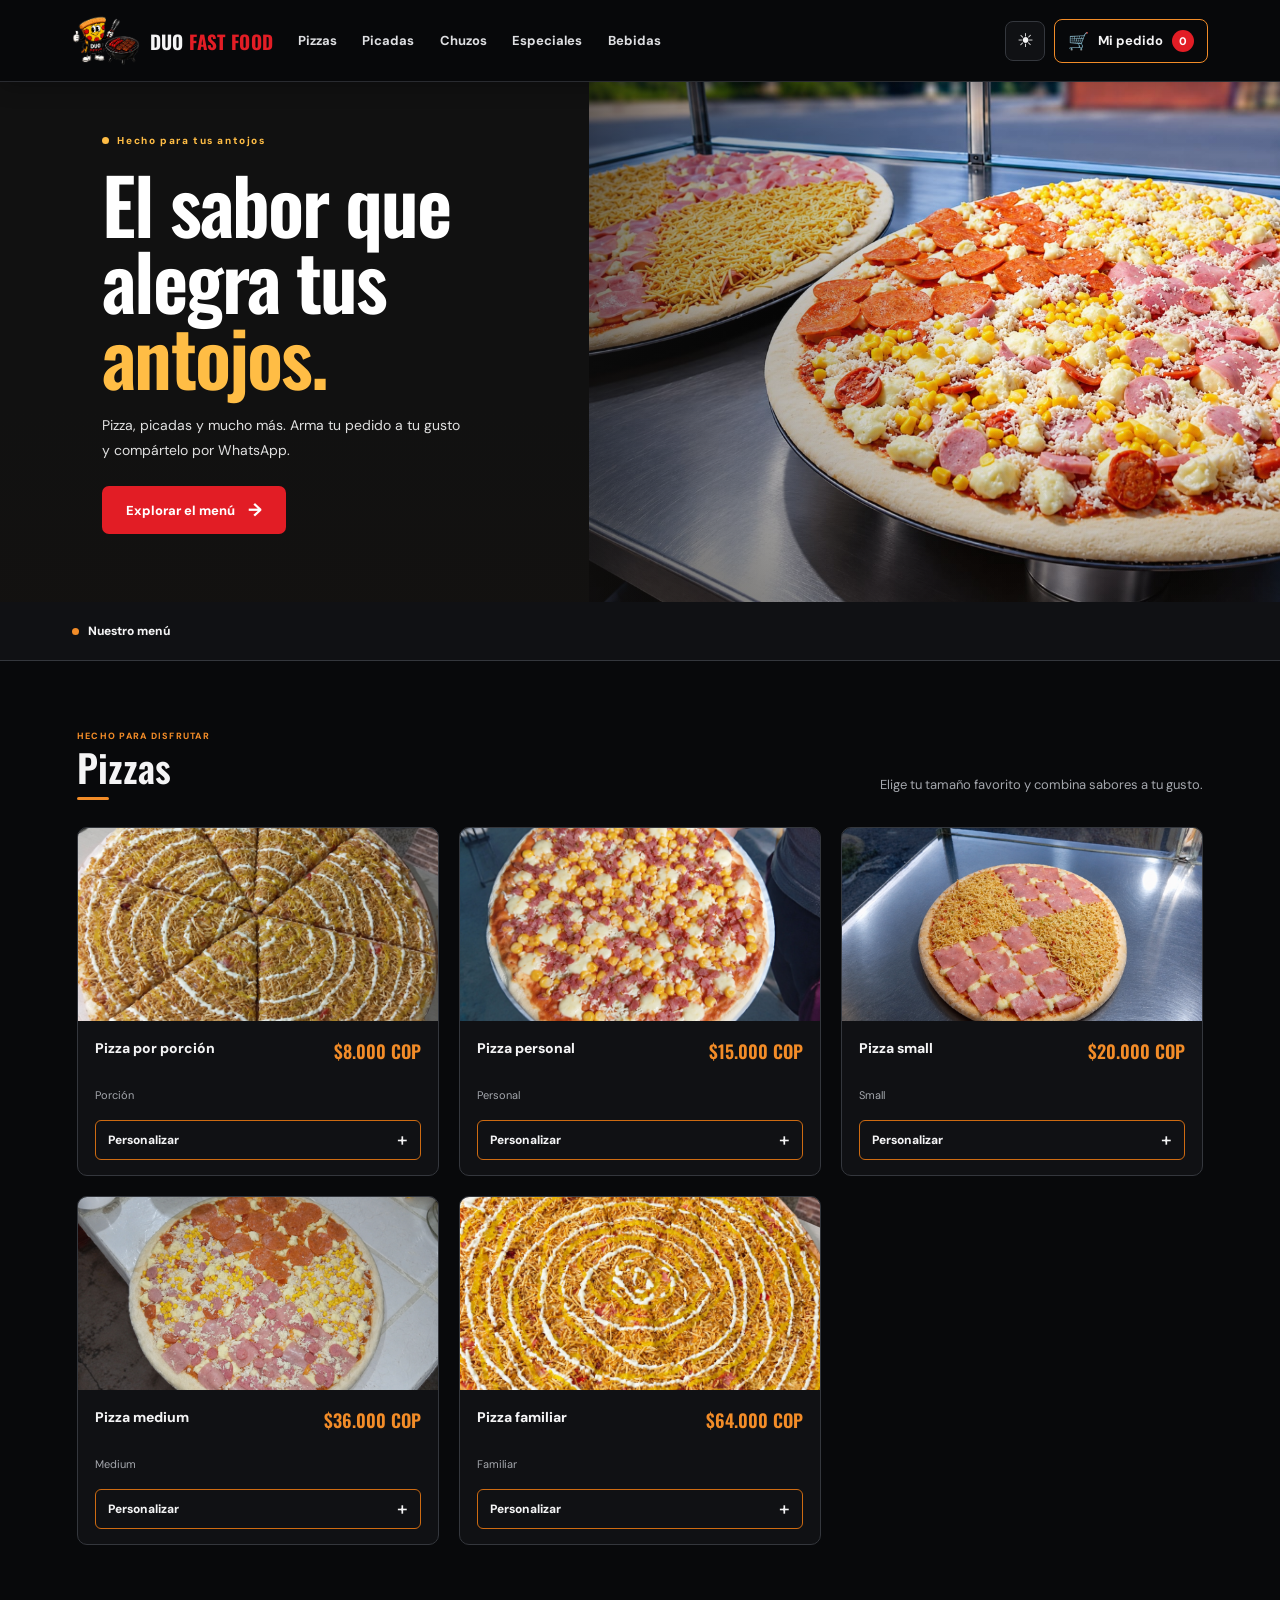
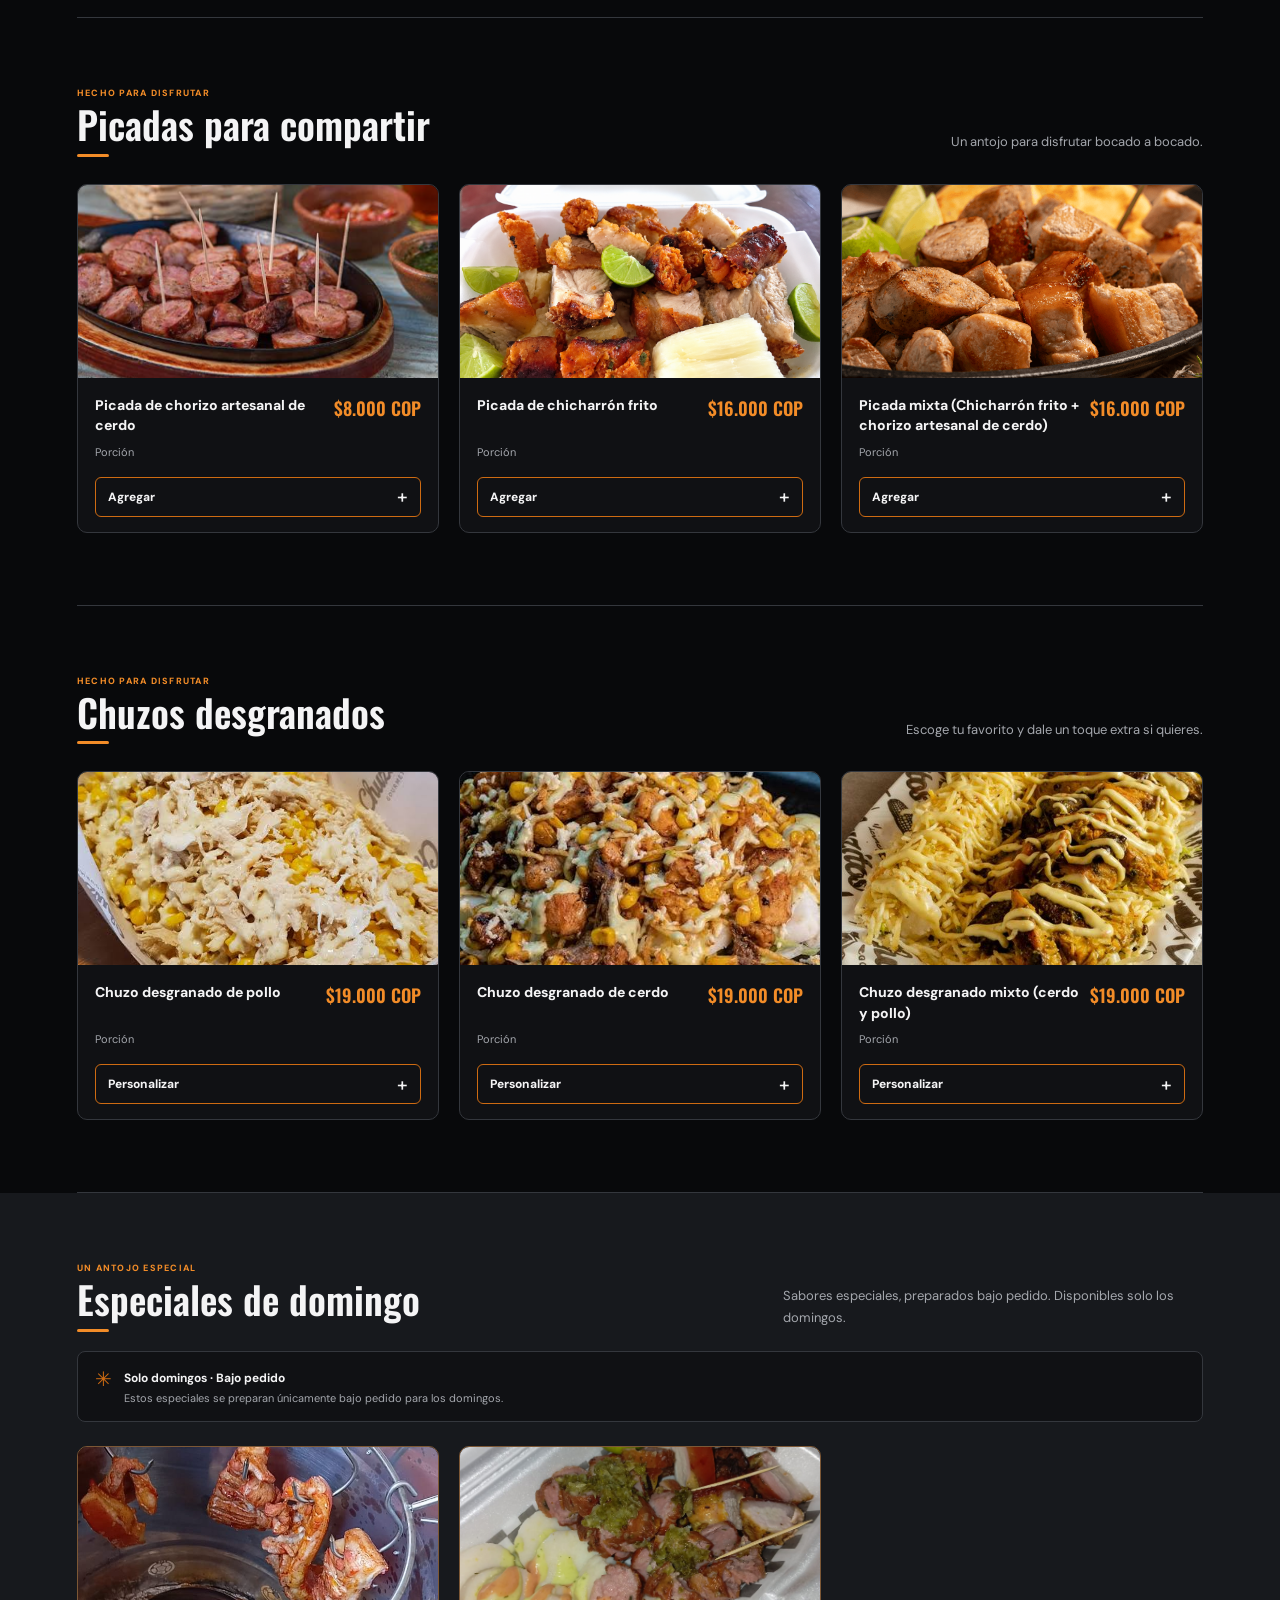
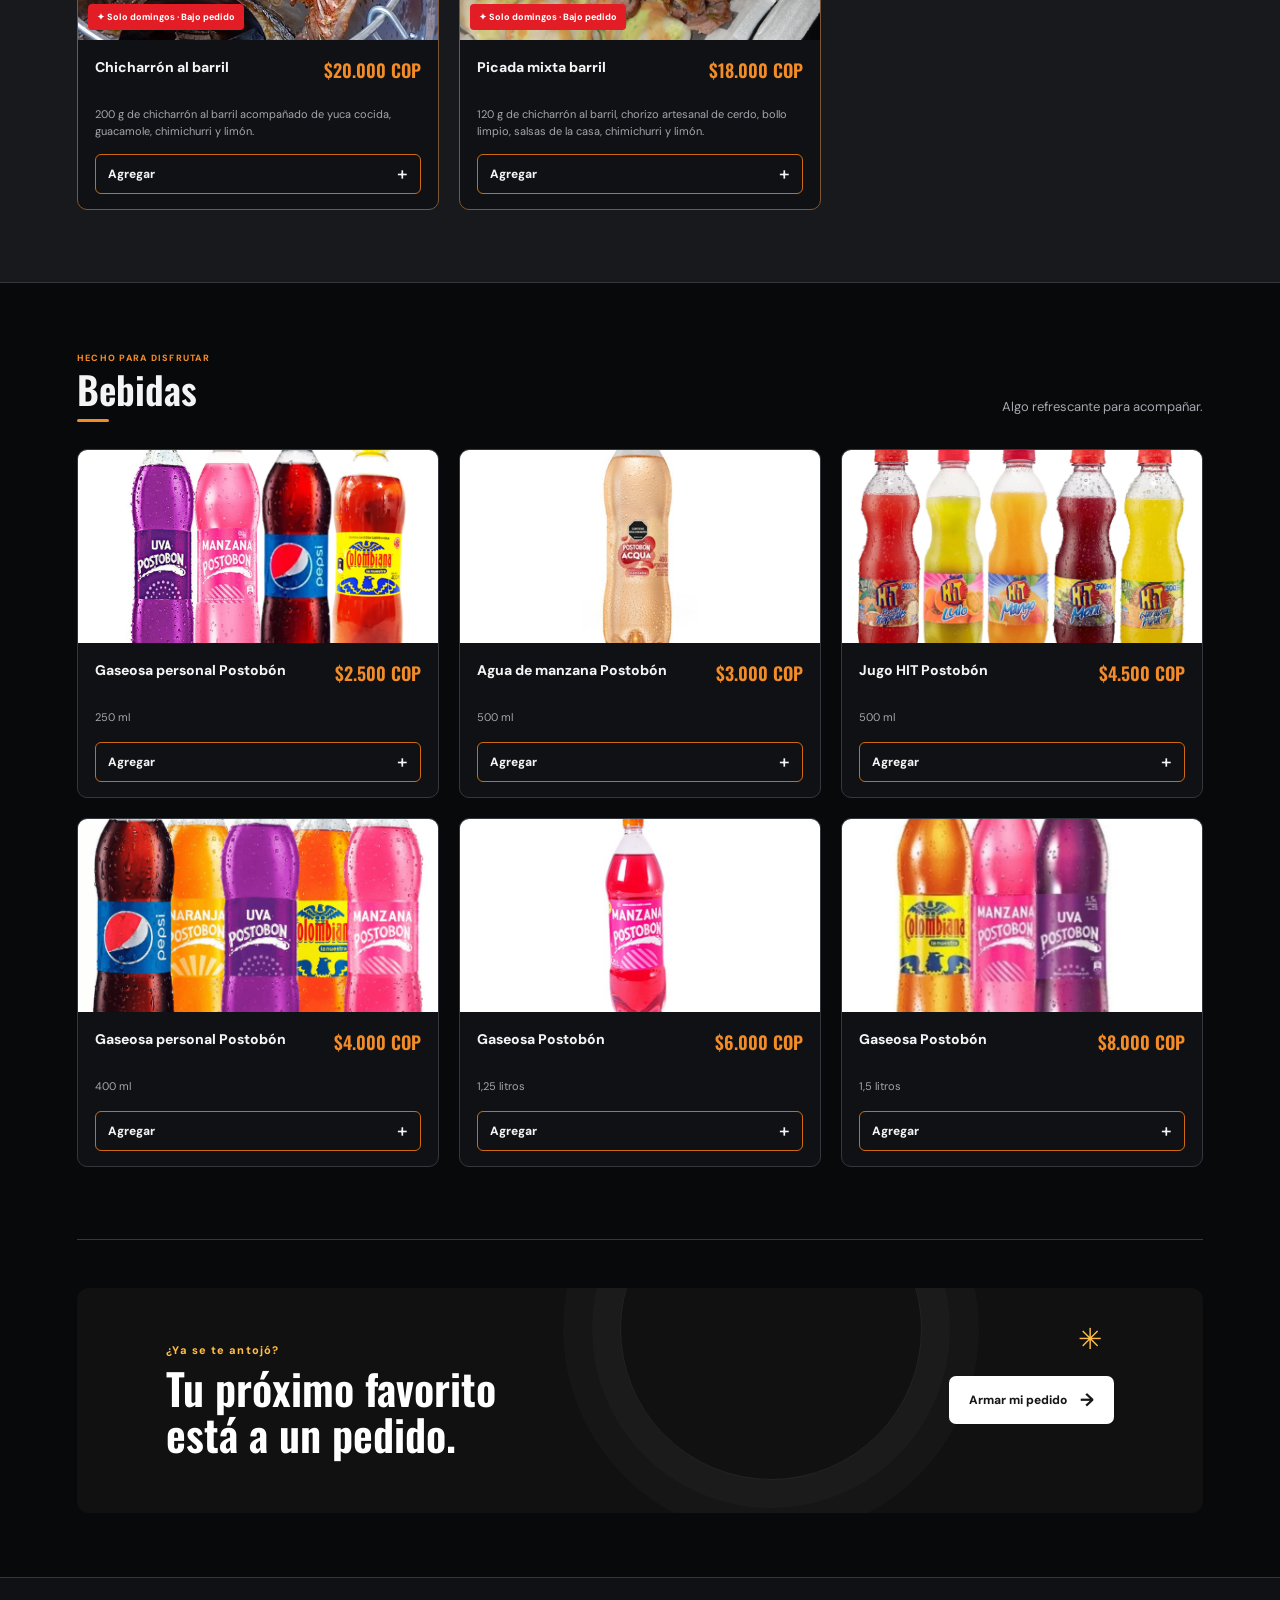
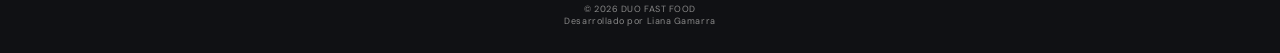
<file: index.html>
<!doctype html>
<html lang="es">
  <head>
    <meta charset="UTF-8" />
    <meta name="viewport" content="width=device-width, initial-scale=1" />
    <meta
      name="description"
      content="Explora el menú de DUO FAST FOOD. Elige tus pizzas, picadas, chuzos y bebidas, y envía tu pedido por WhatsApp."
    />
    <meta name="theme-color" content="#08090b" />
    <title>DUO FAST FOOD | Menú digital</title>
    <link rel="preconnect" href="https://fonts.googleapis.com" />
    <link rel="preconnect" href="https://fonts.gstatic.com" crossorigin />
    <link
      href="https://fonts.googleapis.com/css2?family=DM+Sans:wght@400;500;600;700;800&family=Oswald:wght@500;600;700&display=swap"
      rel="stylesheet"
    />
    <script>
      const savedTheme = localStorage.getItem("duofast-theme");
      document.documentElement.dataset.theme = savedTheme === "light" ? "light" : "dark";
    </script>
    <link rel="stylesheet" href="styles.css" />
    <script src="app.js" defer></script>
  </head>
  <body>
    <header class="site-header">
      <a class="brand" href="#inicio" aria-label="DUO FAST FOOD, ir al inicio">
        <span class="brand-mark" aria-hidden="true"><img src="assets/duo-fast-food-mascots.png" alt="" /></span>
        <span class="brand-name">DUO <b>FAST FOOD</b></span>
      </a>
      <nav class="desktop-nav" aria-label="Categorías del menú">
      </nav>
      <div class="header-actions">
        <button class="theme-toggle" type="button" data-theme-toggle aria-label="Cambiar a modo claro" title="Cambiar a modo claro">
          <span aria-hidden="true" data-theme-icon>☀</span>
        </button>
        <button class="header-cart" type="button" data-open-cart aria-label="Abrir carrito">
          <span class="cart-icon" aria-hidden="true">🛒</span>
          <span>Mi pedido</span>
          <span class="cart-count" data-cart-count>0</span>
        </button>
      </div>
    </header>

    <main id="inicio">
      <section class="hero" aria-labelledby="hero-title">
        <div class="hero-content">
          <p class="eyebrow"><span></span> Hecho para tus antojos</p>
          <h1 id="hero-title">El sabor que<br />alegra tus <em>antojos.</em></h1>
          <p class="hero-copy">Pizza, picadas y mucho más. Arma tu pedido a tu gusto y compártelo por WhatsApp.</p>
          <a class="button button-primary hero-button" href="#menu-sections">Explorar el menú <span aria-hidden="true">→</span></a>
        </div>
        <div class="hero-photo" role="img" aria-label="Pizza recién horneada con queso y pepperoni"></div>
      </section>

      <div class="menu-toolbar">
        <div><span class="toolbar-dot"></span> Nuestro menú</div>
      </div>

      <nav class="mobile-category-nav" aria-label="Categorías del menú">
      </nav>

      <div id="menu-sections" class="menu-sections"></div>

      <section class="closing-banner">
        <span class="closing-spark" aria-hidden="true">✳</span>
        <div><p>¿Ya se te antojó?</p><h2>Tu próximo favorito<br />está a un pedido.</h2></div>
        <button class="button button-light" type="button" data-open-cart>Armar mi pedido <span aria-hidden="true">→</span></button>
      </section>
    </main>

    <footer class="site-footer">
      <div class="footer-credits">
        <span>© <span data-year></span> DUO FAST FOOD</span>
        <span>Desarrollado por Liana Gamarra</span>
      </div>
    </footer>

    <button class="mobile-cart-bar" type="button" data-open-cart hidden>
      <span class="mobile-cart-left"><span aria-hidden="true">🛒</span> Ver mi pedido <span class="cart-count" data-cart-count>0</span></span>
      <strong data-cart-total>$0</strong>
      <span class="mobile-cart-arrow" aria-hidden="true">→</span>
    </button>

    <dialog class="customize-dialog" aria-labelledby="customize-title">
      <form method="dialog" class="dialog-top">
        <button class="icon-button" aria-label="Cerrar" value="cancel">×</button>
      </form>
      <div class="customize-content"></div>
    </dialog>

    <dialog class="cart-dialog" aria-labelledby="cart-title">
      <div class="cart-panel">
        <div class="cart-heading">
          <div><p class="eyebrow">TU PEDIDO</p><h2 id="cart-title">El carrito <span aria-hidden="true">🛒</span></h2></div>
          <div class="cart-heading-actions">
            <strong class="cart-heading-total" data-checkout-total>$0 COP</strong>
            <button class="icon-button" type="button" data-close-cart aria-label="Cerrar carrito">×</button>
          </div>
        </div>
        <div class="cart-items"></div>
        <form class="checkout-form" novalidate>
          <label for="customer-name">Tu nombre <span>*</span></label>
          <input id="customer-name" name="customerName" autocomplete="name" placeholder="¿Cómo te llamas?" required maxlength="60" />
          <fieldset class="checkout-options">
            <legend>¿Cómo recibes tu pedido? <span>*</span></legend>
            <div class="option-cards">
              <label class="checkout-option">
                <input type="radio" name="deliveryType" value="Recoger en el local" checked required />
                <span class="option-icon" aria-hidden="true">🏃</span>
                <span><strong>Recoger</strong><small>En el local</small></span>
              </label>
              <label class="checkout-option">
                <input type="radio" name="deliveryType" value="Domicilio" required />
                <span class="option-icon" aria-hidden="true">🛵</span>
                <span><strong>Domicilio</strong><small>En tu dirección</small></span>
              </label>
            </div>
          </fieldset>
          <div class="conditional-field" data-address-group hidden>
            <label for="delivery-address">Dirección del domicilio <span>*</span></label>
            <textarea id="delivery-address" name="deliveryAddress" rows="2" maxlength="250" placeholder="Calle, carrera, número de casa o apartamento y barrio"></textarea>
          </div>
          <fieldset class="checkout-options">
            <legend>¿Cómo vas a pagar? <span>*</span></legend>
            <div class="option-cards">
              <label class="checkout-option">
                <input type="radio" name="paymentMethod" value="Efectivo" checked required />
                <span class="option-icon" aria-hidden="true">💵</span>
                <span><strong>Efectivo</strong><small>Al recibir o recoger</small></span>
              </label>
              <label class="checkout-option">
                <input type="radio" name="paymentMethod" value="Transferencia" required />
                <span class="option-icon" aria-hidden="true">📲</span>
                <span><strong>Transferencia</strong><small>Pago digital</small></span>
              </label>
            </div>
          </fieldset>
          <div class="conditional-field cash-change-field" data-cash-group>
            <label for="cash-change">¿Necesitas que llevemos cambio?</label>
            <select id="cash-change" name="cashChange">
              <option value="No">No, tengo el valor exacto</option>
              <option value="Sí">Sí, necesito cambio</option>
            </select>
            <div class="conditional-field" data-change-amount-group hidden>
              <label for="cash-amount">¿Con cuánto vas a pagar? <span>*</span></label>
              <input id="cash-amount" name="cashAmount" type="number" min="1" step="1" inputmode="numeric" placeholder="Ej. 50000" />
              <p class="change-summary" data-change-summary role="status" aria-live="polite" hidden></p>
            </div>
          </div>
          <label for="order-notes">Observaciones <span class="optional">(opcional)</span></label>
          <textarea id="order-notes" name="notes" rows="2" maxlength="400" placeholder="¿Algo más que debamos saber?"></textarea>
          <button class="button button-primary whatsapp-button" type="submit"><span aria-hidden="true">☏</span> Pedir por WhatsApp</button>
          <p class="checkout-note">Se abrirá WhatsApp con tu pedido listo. Recuerda presionar “Enviar” para confirmarlo.</p>
        </form>
      </div>
    </dialog>

    <div class="toast" role="status" aria-live="polite"></div>
    <script src="https://identity.netlify.com/v1/netlify-identity-widget.js"></script>
    <script>
      if (window.netlifyIdentity) {
        window.netlifyIdentity.on("init", (user) => {
          if (!user) {
            window.netlifyIdentity.on("login", () => {
              window.location.href = "/admin/";
            });
          }
        });
      }
    </script>
  </body>
</html>
</file>
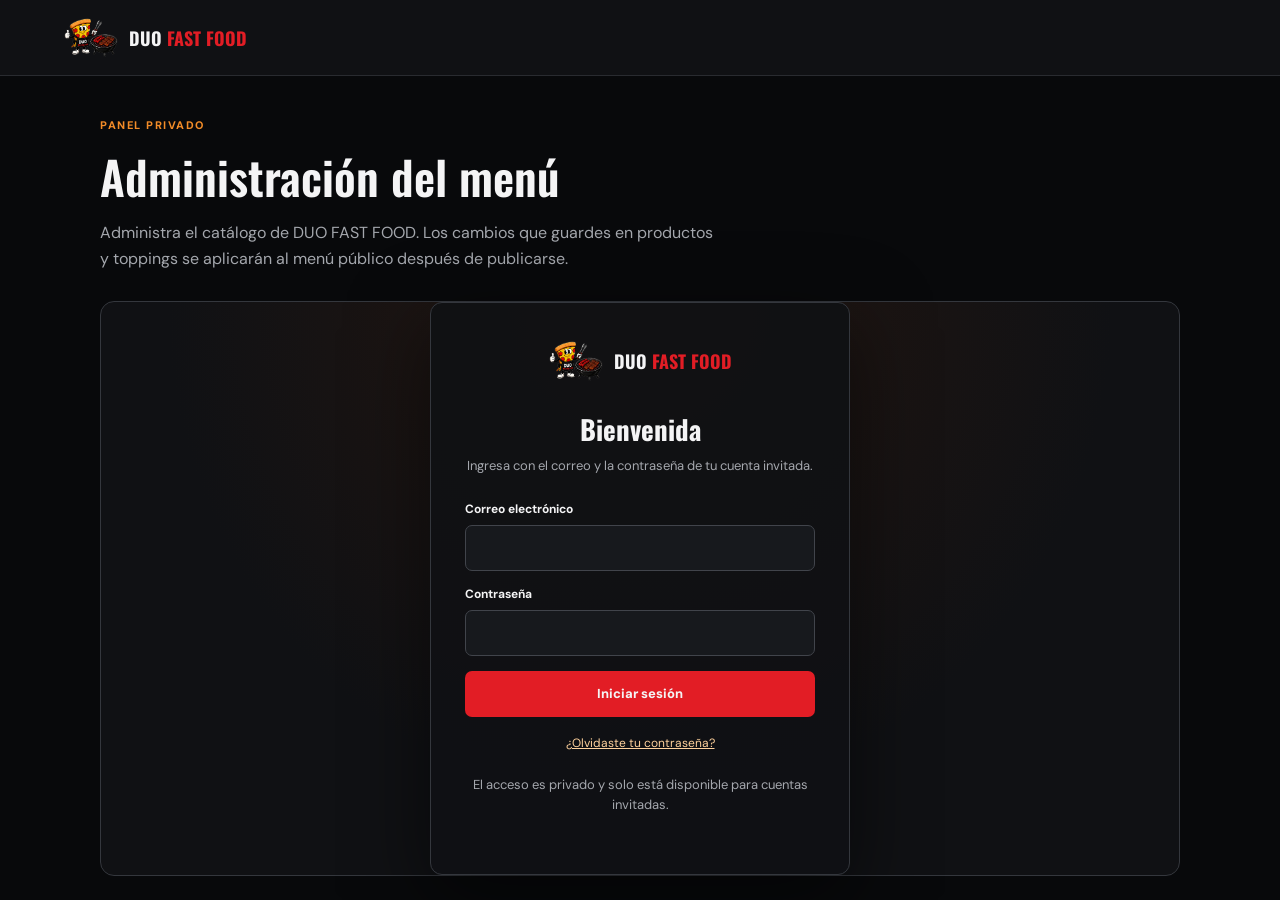
<file: admin/index.html>
<!doctype html>
<html lang="es">
  <head>
    <meta charset="UTF-8" />
    <meta name="viewport" content="width=device-width, initial-scale=1" />
    <meta name="robots" content="noindex, nofollow" />
    <meta name="theme-color" content="#08090b" />
    <title>Administración | DUO FAST FOOD</title>
    <link rel="preconnect" href="https://fonts.googleapis.com" />
    <link rel="preconnect" href="https://fonts.gstatic.com" crossorigin />
    <link href="https://fonts.googleapis.com/css2?family=DM+Sans:wght@400;500;600;700;800&family=Oswald:wght@500;600;700&display=swap" rel="stylesheet" />
    <style>
      :root { color-scheme: dark; font-family: "DM Sans", sans-serif; color: #f4f4f5; background: #08090b; --muted: #a4a7ad; --red: #e21d25; --orange: #f28c28; --line: #34373d; --surface: #101114; --raised: #17191d; }
      * { box-sizing: border-box; }
      body { min-width: 320px; min-height: 100vh; margin: 0; }
      button { font: inherit; color: inherit; cursor: pointer; }
      .topbar { display: flex; min-height: 76px; align-items: center; justify-content: space-between; gap: 16px; padding: 12px max(5vw, calc((100vw - 1200px) / 2)); border-bottom: 1px solid #292b30; background: #101114; }
      .brand { display: flex; align-items: center; gap: 11px; }
      .brand img { width: 54px; height: 48px; object-fit: contain; }
      .brand-name { font-family: Oswald, sans-serif; font-size: 18px; font-weight: 700; }
      .brand-name b { color: var(--red); }
      .account { display: flex; align-items: center; gap: 12px; color: var(--muted); font-size: 12px; }
      .account[hidden], [hidden] { display: none !important; }
      main { width: min(100% - 36px, 1080px); margin: 42px auto 72px; }
      .eyebrow { margin: 0 0 10px; color: var(--orange); font-size: 11px; font-weight: 800; letter-spacing: .14em; text-transform: uppercase; }
      h1, h2, h3, p { margin-top: 0; }
      h1, h2 { font-family: Oswald, sans-serif; }
      h1 { margin-bottom: 10px; font-size: clamp(32px, 5vw, 46px); font-weight: 600; }
      .intro { max-width: 620px; margin-bottom: 28px; color: var(--muted); line-height: 1.65; }
      .login-wrap { display: grid; min-height: 570px; place-items: center; border: 1px solid var(--line); border-radius: 14px; background: radial-gradient(ellipse at 50% 0%, #251711 0%, var(--surface) 62%); }
      .login-card { width: min(100% - 32px, 420px); padding: 34px; border: 1px solid #34373d; border-radius: 12px; background: rgba(16, 17, 20, .92); box-shadow: 0 24px 80px #0008; text-align: center; }
      .login-card .brand { justify-content: center; margin-bottom: 24px; }
      .login-card h2 { margin-bottom: 7px; font-size: 27px; }
      .login-card p { margin-bottom: 25px; color: var(--muted); font-size: 13px; line-height: 1.55; }
      .field { display: grid; gap: 8px; margin: 15px 0; text-align: left; }
      .field label { font-size: 12px; font-weight: 700; }
      .field input { width: 100%; height: 46px; padding: 0 13px; border: 1px solid #41444b; border-radius: 7px; color: #f4f4f5; background: var(--raised); }
      .field input:focus { border-color: var(--orange); outline: 2px solid #f28c2840; }
      .button { min-height: 46px; padding: 0 17px; border: 0; border-radius: 7px; background: var(--red); font-size: 13px; font-weight: 800; }
      .button:hover { background: #bd151c; }
      .button-wide { width: 100%; }
      .button:disabled { cursor: wait; opacity: .7; }
      .login-error { margin: 14px 0 0 !important; color: #ff9b9b !important; }
      .login-error[hidden] { display: none; }
      .login-error.success { color: #9be1ad !important; }
      .recovery { margin: 16px 0 0 !important; }
      .recovery button { padding: 0; border: 0; color: #ffd29d; background: none; font-size: 12px; text-decoration: underline; }
      .link { display: inline-flex; align-items: center; justify-content: center; min-height: 42px; padding: 0 13px; border: 1px solid var(--line); border-radius: 7px; color: #f4f4f5; background: var(--raised); font-size: 12px; font-weight: 700; text-decoration: none; }
      .link:hover { border-color: var(--orange); }
      .dashboard { overflow: hidden; border: 1px solid var(--line); border-radius: 14px; background: var(--surface); }
      .dashboard-head { display: flex; align-items: center; justify-content: space-between; gap: 18px; padding: 24px 28px; border-bottom: 1px solid var(--line); }
      .dashboard-head h2 { margin: 0; font-size: 25px; }
      .dashboard-head p { margin: 5px 0 0; color: var(--muted); font-size: 12px; }
      .logout { padding: 9px 12px; border: 1px solid var(--line); border-radius: 7px; background: transparent; font-size: 12px; font-weight: 700; }
      .dashboard-body { display: grid; grid-template-columns: 210px 1fr; min-height: 490px; }
      .side-nav { padding: 22px 14px; border-right: 1px solid var(--line); }
      .side-nav-label { padding: 0 10px; color: var(--muted); font-size: 10px; font-weight: 800; letter-spacing: .12em; text-transform: uppercase; }
      .nav-item { display: flex; width: 100%; align-items: center; gap: 10px; margin: 4px 0; padding: 12px 10px; border: 0; border-radius: 7px; background: transparent; text-align: left; font-size: 12px; font-weight: 700; }
      .nav-item.active { color: #ffd29d; background: #302118; }
      .content { min-width: 0; padding: 27px; }
      .content-heading { display: flex; align-items: flex-start; justify-content: space-between; gap: 18px; margin-bottom: 22px; }
      .content-heading h3 { margin-bottom: 5px; font-size: 19px; }
      .content-heading p { margin: 0; color: var(--muted); font-size: 12px; }
      .status { display: inline-flex; align-items: center; gap: 7px; padding: 8px 10px; border: 1px solid #285537; border-radius: 99px; color: #9be1ad; font-size: 11px; font-weight: 700; white-space: nowrap; }
      .status::before { width: 7px; height: 7px; border-radius: 50%; background: #54c878; content: ""; }
      .stats { display: grid; grid-template-columns: repeat(3, 1fr); gap: 12px; margin-bottom: 22px; }
      .stat { padding: 16px; border: 1px solid var(--line); border-radius: 9px; background: var(--raised); }
      .stat span { display: block; margin-bottom: 7px; color: var(--muted); font-size: 11px; }
      .stat strong { font-size: 21px; }
      .product-list { overflow: hidden; border: 1px solid var(--line); border-radius: 9px; }
      .product-row { display: flex; align-items: center; justify-content: space-between; gap: 14px; padding: 13px 15px; border-bottom: 1px solid var(--line); }
      .product-row:last-child { border-bottom: 0; }
      .product-info strong { display: block; margin-bottom: 4px; font-size: 13px; }
      .product-info span { color: var(--muted); font-size: 11px; }
      .product-price { color: #ffd29d; font-size: 13px; font-weight: 800; white-space: nowrap; }
      .actions { display: flex; flex-wrap: wrap; justify-content: flex-end; gap: 10px; margin-top: 20px; }
      .notice { margin: 0 0 18px; padding: 13px 15px; border: 1px solid #61401f; border-radius: 8px; color: #ffd29d; background: #24170f; font-size: 12px; line-height: 1.6; }
      .view-panel[hidden] { display: none; }
      .empty, .error { padding: 20px; color: var(--muted); text-align: center; }
      .error { color: #ff9b9b; }
      .footer { margin-top: 22px; color: var(--muted); font-size: 11px; text-align: center; }
      @media (max-width: 700px) {
        main { margin-top: 28px; }
        .dashboard-head { padding: 20px; }
        .dashboard-body { grid-template-columns: 1fr; }
        .side-nav { display: flex; gap: 5px; overflow-x: auto; padding: 12px; border-right: 0; border-bottom: 1px solid var(--line); }
        .side-nav-label { display: none; }
        .nav-item { width: auto; flex: 0 0 auto; }
        .content { padding: 19px; }
        .stats { grid-template-columns: 1fr; }
        .content-heading { flex-direction: column; }
        .account-email { display: none; }
      }
      @media (max-width: 420px) { .brand img { width: 42px; } .brand-name { font-size: 15px; } .login-card { padding: 25px 20px; } }
    </style>
  </head>
  <body>
    <header class="topbar">
      <div class="brand"><img src="/assets/duo-fast-food-mascots.png" alt="" /><span class="brand-name">DUO <b>FAST FOOD</b></span></div>
      <div class="account" data-account hidden><span class="account-email" data-email></span><button class="logout" type="button" data-logout>Salir</button></div>
    </header>
    <main>
      <p class="eyebrow">Panel privado</p>
      <h1>Administración del menú</h1>
      <p class="intro">Administra el catálogo de DUO FAST FOOD. Los cambios que guardes en productos y toppings se aplicarán al menú público después de publicarse.</p>

      <section class="login-wrap" data-login>
        <div class="login-card">
          <div class="brand"><img src="/assets/duo-fast-food-mascots.png" alt="" /><span class="brand-name">DUO <b>FAST FOOD</b></span></div>
          <h2>Bienvenida</h2>
          <p>Ingresa con el correo y la contraseña de tu cuenta invitada.</p>
          <form data-login-form>
            <div class="field"><label for="admin-email">Correo electrónico</label><input id="admin-email" name="email" type="email" autocomplete="username" required /></div>
            <div class="field"><label for="admin-password">Contraseña</label><input id="admin-password" name="password" type="password" autocomplete="current-password" required /></div>
            <button class="button button-wide" type="submit" data-login-button>Iniciar sesión</button>
            <p class="login-error" data-login-error role="alert" hidden></p>
          </form>
          <p class="recovery"><button type="button" data-recover>¿Olvidaste tu contraseña?</button></p>
          <p class="footer">El acceso es privado y solo está disponible para cuentas invitadas.</p>
        </div>
      </section>

      <section class="dashboard" data-dashboard hidden>
        <div class="dashboard-head">
          <div><h2>Hola, administradora</h2><p>Gestiona el contenido real del sitio.</p></div>
          <a class="link" href="/">Ver página pública</a>
        </div>
        <div class="dashboard-body">
          <aside class="side-nav" aria-label="Secciones del panel">
            <span class="side-nav-label">Administración</span>
            <button class="nav-item active" type="button" data-view-button="products">🍕 <span>Productos</span></button>
            <button class="nav-item" type="button" data-view-button="promotions">🎁 <span>Promociones</span></button>
            <button class="nav-item" type="button" data-view-button="content">📝 <span>Contenido</span></button>
            <button class="nav-item" type="button" data-view-button="business">📞 <span>Negocio</span></button>
            <button class="nav-item" type="button" data-view-button="orders">🧾 <span>Pedidos</span></button>
            <button class="nav-item" type="button" data-view-button="visits">📊 <span>Visitas</span></button>
          </aside>
          <div class="content">
            <section class="view-panel" data-view="products">
              <div class="content-heading"><div><h3>Productos y toppings</h3><p>El catálogo está conectado al menú público.</p></div><span class="status">Conectado</span></div>
              <div class="stats">
                <div class="stat"><span>Productos</span><strong data-product-count>—</strong></div>
                <div class="stat"><span>Categorías</span><strong data-category-count>—</strong></div>
                <div class="stat"><span>Productos con toppings</span><strong data-addon-count>—</strong></div>
              </div>
              <div class="product-list" data-product-list><p class="empty">Cargando catálogo…</p></div>
              <div class="actions"><a class="button" href="/admin/cms.html#/collections/menu/entries/catalog">Editar catálogo y toppings</a></div>
              <p class="footer">Al guardar en el editor, Netlify publicará los cambios del catálogo automáticamente.</p>
            </section>
            <section class="view-panel" data-view="promotions" hidden>
              <div class="content-heading"><div><h3>Promociones y combos</h3><p>Esta sección aún no está conectada a la página pública.</p></div></div>
              <p class="notice">No hay promociones activas en este panel. La maqueta anterior mostraba ejemplos que no se guardaban ni aparecían en el menú; por eso no los presentamos como datos reales.</p>
            </section>
            <section class="view-panel" data-view="content" hidden>
              <div class="content-heading"><div><h3>Contenido de la página</h3><p>El editor de texto personalizado aún no está conectado.</p></div></div>
              <p class="notice">El título y los textos actuales del sitio permanecen sin cambios. Esta maqueta no guardaba sus ediciones.</p>
            </section>
            <section class="view-panel" data-view="business" hidden>
              <div class="content-heading"><div><h3>Datos del negocio</h3><p>Los datos reales del sitio no se modifican aquí.</p></div></div>
              <p class="notice">El panel de prueba no estaba conectado para guardar teléfono, horarios o dirección. Para no perder información, esta sección no muestra controles ficticios.</p>
            </section>
            <section class="view-panel" data-view="orders" hidden>
              <div class="content-heading"><div><h3>Historial de pedidos</h3><p>Los pedidos se siguen enviando directamente a WhatsApp.</p></div></div>
              <p class="notice">El sitio no guarda pedidos en una base de datos, así que no existe un historial que mostrar todavía. No se muestran pedidos de ejemplo como si fueran reales.</p>
            </section>
            <section class="view-panel" data-view="visits" hidden>
              <div class="content-heading"><div><h3>Visitas al sitio</h3><p>Las estadísticas no están habilitadas.</p></div></div>
              <p class="notice">No hay una herramienta de analítica conectada. Las cifras que aparecían en la maqueta eran ilustrativas, no visitas reales.</p>
            </section>
          </div>
        </div>
      </section>
    </main>
    <script src="https://identity.netlify.com/v1/netlify-identity-widget.js"></script>
    <script>
      const loginScreen = document.querySelector("[data-login]");
      const dashboard = document.querySelector("[data-dashboard]");
      const account = document.querySelector("[data-account]");
      const showDashboard = (user) => {
        loginScreen.hidden = Boolean(user);
        dashboard.hidden = !user;
        account.hidden = !user;
        if (user) {
          document.querySelector("[data-email]").textContent = user.email || "";
          loadCatalog();
        }
      };

      async function loadCatalog() {
        const list = document.querySelector("[data-product-list]");
        try {
          const response = await fetch("/content/menu.json", { cache: "no-store" });
          if (!response.ok) throw new Error(`No se pudo cargar el catálogo (${response.status}).`);
          const catalog = await response.json();
          if (!Array.isArray(catalog.sections)) throw new Error("El catálogo no tiene categorías válidas.");
          const products = catalog.sections.flatMap((section) => section.products || []);
          document.querySelector("[data-product-count]").textContent = products.length;
          document.querySelector("[data-category-count]").textContent = catalog.sections.length;
          document.querySelector("[data-addon-count]").textContent = products.filter((product) => product.hasAddons).length;
          list.innerHTML = products.slice(0, 12).map((product) => `
            <div class="product-row">
              <div class="product-info"><strong>${escapeHTML(product.name)}</strong><span>${product.hasAddons ? `${(product.addons || []).length} toppings disponibles` : "Sin toppings"}</span></div>
              <span class="product-price">${formatPrice(product.price)}</span>
            </div>`).join("") || '<p class="empty">El catálogo no contiene productos.</p>';
        } catch (error) {
          console.error("No se pudo cargar el catálogo del panel.", error);
          list.innerHTML = `<p class="error">${escapeHTML(error.message)}</p>`;
        }
      }

      function escapeHTML(value) {
        return String(value ?? "").replace(/[&<>"']/g, (character) => ({
          "&": "&amp;", "<": "&lt;", ">": "&gt;", '"': "&quot;", "'": "&#39;",
        })[character]);
      }

      function formatPrice(price) {
        return `$${new Intl.NumberFormat("es-CO").format(price)} COP`;
      }

      const loginForm = document.querySelector("[data-login-form]");
      const loginError = document.querySelector("[data-login-error]");

      loginForm.addEventListener("submit", async (event) => {
        event.preventDefault();
        if (!window.netlifyIdentity?.gotrue) {
          loginError.textContent = "No se pudo conectar con el servicio de inicio de sesión. Recarga la página e intenta de nuevo.";
          loginError.hidden = false;
          return;
        }
        const submitButton = document.querySelector("[data-login-button]");
        submitButton.disabled = true;
        submitButton.textContent = "Verificando…";
        loginError.hidden = true;
        try {
          const email = loginForm.elements.email.value.trim();
          const password = loginForm.elements.password.value;
          const response = await window.netlifyIdentity.gotrue.login(email, password, true);
          const user = response?.user || response;
          if (!user?.email) throw new Error("La respuesta de Identity no contiene un usuario válido.");
          showDashboard(user);
        } catch (error) {
          console.error("No se pudo iniciar sesión con Netlify Identity.", error);
          loginError.textContent = "No se pudo iniciar sesión. Verifica el correo, la contraseña y que hayas aceptado la invitación.";
          loginError.hidden = false;
        } finally {
          submitButton.disabled = false;
          submitButton.textContent = "Iniciar sesión";
        }
      });

      document.querySelector("[data-recover]").addEventListener("click", async () => {
        const email = loginForm.elements.email.value.trim();
        if (!email) {
          loginForm.elements.email.focus();
          loginError.textContent = "Escribe tu correo para enviarte el enlace de recuperación.";
          loginError.hidden = false;
          return;
        }
        try {
          await window.netlifyIdentity.gotrue.requestPasswordRecovery(email);
          loginError.textContent = "Si existe una cuenta para ese correo, recibirás un enlace para restablecer la contraseña.";
          loginError.hidden = false;
          loginError.classList.add("success");
        } catch (error) {
          console.error("No se pudo solicitar la recuperación de contraseña.", error);
          loginError.textContent = "No se pudo enviar el correo de recuperación. Intenta de nuevo más tarde.";
          loginError.hidden = false;
          loginError.classList.remove("success");
        }
      });
      document.querySelector("[data-logout]").addEventListener("click", () => window.netlifyIdentity?.logout());
      document.querySelector(".side-nav").addEventListener("click", (event) => {
        const button = event.target.closest("[data-view-button]");
        if (!button) return;
        document.querySelectorAll(".nav-item").forEach((item) => item.classList.toggle("active", item === button));
        document.querySelectorAll("[data-view]").forEach((view) => {
          view.hidden = view.dataset.view !== button.dataset.viewButton;
        });
      });

      if (window.netlifyIdentity) {
        window.netlifyIdentity.setLocale("es");
        window.netlifyIdentity.on("init", showDashboard);
        window.netlifyIdentity.on("login", (user) => {
          showDashboard(user);
          window.netlifyIdentity.close();
        });
        window.netlifyIdentity.on("logout", () => showDashboard(null));
        window.netlifyIdentity.on("error", (error) => console.error("Error de Netlify Identity.", error));
      }
    </script>
  </body>
</html>
</file>
<file: styles.css>
:root {
  color-scheme: dark;
  --ink: #f4f4f5;
  --muted: #a4a7ad;
  --orange: #e21d25;
  --orange-dark: #bd151c;
  --accent: #f28c28;
  --accent-dark: #ce6b12;
  --cream: #08090b;
  --yellow: #ffbd45;
  --line: #34373d;
  --surface: #101114;
  --surface-raised: #17191d;
  --surface-input: #17191d;
  --surface-selected: #302118;
  --text-secondary: #dedfe2;
  --header-background: rgba(8, 9, 11, .98);
  --header-border: #292b30;
  --soft-border: #34373d;
  --card-hover-border: #575a61;
  --header-shadow: rgba(0, 0, 0, .24);
  --font-body: "DM Sans", sans-serif;
  --font-display: "Oswald", sans-serif;
}

:root[data-theme="light"] {
  color-scheme: light;
  --ink: #171717;
  --muted: #686868;
  --cream: #ffffff;
  --line: #e5e5e5;
  --surface: #ffffff;
  --surface-raised: #f7f7f7;
  --surface-input: #ffffff;
  --surface-selected: #fff3e7;
  --text-secondary: #56514b;
  --header-background: rgba(255, 255, 255, .98);
  --header-border: rgba(17, 17, 17, .08);
  --soft-border: #e8e8e8;
  --card-hover-border: #d0d0d0;
  --header-shadow: rgba(38, 29, 21, .06);
}

* { box-sizing: border-box; }
* { scrollbar-width: none; }
*::-webkit-scrollbar { display: none; }
html { scroll-behavior: smooth; scroll-padding-top: 96px; }
body { margin: 0; color: var(--ink); background: var(--cream); font-family: var(--font-body); -webkit-font-smoothing: antialiased; transition: color .2s ease, background-color .2s ease; }
button, input, textarea { font: inherit; }
button, a { -webkit-tap-highlight-color: transparent; }
a { color: inherit; text-decoration: none; }
button { color: inherit; }

.site-header { position: sticky; z-index: 10; top: 0; display: flex; align-items: center; justify-content: space-between; height: 82px; padding: 0 max(5.6vw, calc((100vw - 1320px) / 2)); background: var(--header-background); border-bottom: 1px solid var(--header-border); box-shadow: 0 5px 20px var(--header-shadow); backdrop-filter: blur(12px); }
.brand { display: inline-flex; width: 126px; height: 78px; align-items: center; flex-shrink: 0; }
.site-header .brand { width: auto; height: auto; gap: 10px; }
.site-header .brand-mark { width: 68px; height: 54px; flex: 0 0 auto; overflow: visible; border: 0; border-radius: 0; background: transparent; transform: none; }
.site-header .brand-mark img { display: block; width: 100%; height: 100%; object-fit: contain; }
.site-header .brand:focus-visible { border-radius: 6px; outline: 2px solid var(--orange); outline-offset: 2px; }
.brand-mark { position: relative; display: flex; width: 27px; height: 27px; align-items: center; justify-content: center; gap: 3px; border: 2px solid var(--orange); border-radius: 50%; transform: rotate(-18deg); }
.brand-mark span { width: 5px; height: 13px; background: var(--orange); border-radius: 5px; }
.brand-mark span + span { height: 9px; }
.brand-name { font-family: var(--font-display); font-size: 19px; font-weight: 700; letter-spacing: .02em; }
.site-header .brand-name { color: var(--ink); }
.brand-name b { color: var(--orange); font-weight: 700; }
.desktop-nav { display: flex; gap: clamp(13px, 2vw, 28px); margin-left: 24px; }
.desktop-nav a { position: relative; padding: 10px 0; color: var(--text-secondary); font-size: 13px; font-weight: 700; transition: color .18s ease; }
.desktop-nav a::after { position: absolute; right: 0; bottom: 3px; left: 0; height: 2px; border-radius: 2px; background: var(--orange); content: ""; transform: scaleX(0); transform-origin: left; transition: transform .18s ease; }
.desktop-nav a:hover, .desktop-nav a:focus-visible { color: var(--accent); }
.desktop-nav a:hover::after, .desktop-nav a:focus-visible::after { transform: scaleX(1); }
.header-actions { display: flex; align-items: center; gap: 9px; margin-left: auto; }
.theme-toggle { display: grid; width: 40px; height: 40px; flex: 0 0 auto; place-items: center; border: 1px solid var(--line); border-radius: 8px; color: var(--ink); background: var(--surface); font-size: 19px; cursor: pointer; transition: border-color .18s ease, background .18s ease, transform .18s ease; }
.theme-toggle:hover { border-color: var(--accent); transform: translateY(-1px); }
.theme-toggle:focus-visible, .header-cart:focus-visible { outline: 2px solid var(--accent); outline-offset: 3px; }
.header-cart { display: inline-flex; align-items: center; gap: 9px; padding: 10px 13px; border: 1px solid var(--accent); border-radius: 8px; color: var(--ink); background: transparent; font-size: 13px; font-weight: 700; cursor: pointer; transition: background .18s ease, border-color .18s ease, transform .18s ease; }
.header-cart:hover { border-color: var(--accent); background: var(--accent-dark); transform: translateY(-1px); }
.cart-icon { font-size: 17px; }
.cart-count { display: inline-grid; min-width: 22px; height: 22px; place-items: center; padding: 0 5px; color: #fff; border-radius: 20px; background: var(--orange); font-size: 11px; font-weight: 800; }

.hero { position: relative; display: grid; grid-template-columns: 1fr 1.04fr; min-height: 496px; overflow: hidden; color: #fff; background: #111; }
.hero-content { z-index: 1; align-self: center; padding: 52px 6vw 68px max(8vw, calc((100vw - 1320px) / 2)); }
.eyebrow { display: flex; align-items: center; gap: 8px; margin: 0 0 18px; color: var(--orange); font-size: 10px; font-weight: 800; letter-spacing: .16em; }
.hero .eyebrow { color: var(--yellow); }
.eyebrow > span { width: 7px; height: 7px; border-radius: 50%; background: currentColor; }
.hero h1 { margin: 0; font-family: var(--font-display); font-size: clamp(52px, 6vw, 83px); font-weight: 600; line-height: .99; letter-spacing: -.025em; }
.hero h1 em { color: var(--yellow); font-style: normal; }
.hero-copy { max-width: 360px; margin: 20px 0 24px; color: #e0e0e0; font-size: 14px; line-height: 1.75; }
.button { display: inline-flex; min-height: 48px; align-items: center; justify-content: center; gap: 13px; padding: 0 20px; border: 0; border-radius: 7px; font-weight: 800; cursor: pointer; transition: transform .16s ease, background .16s ease; }
.button:hover { transform: translateY(-1px); }
.button-primary { color: #fff; background: var(--orange); }
.button-primary:hover { background: var(--orange-dark); }
.hero-button { min-width: 184px; font-size: 13px; }
.hero-button span, .button-light span { font-size: 18px; }
.hero-photo { position: absolute; inset: 0; background-image: linear-gradient(90deg, #111 0%, rgba(17,17,17,.97) 31%, rgba(17,17,17,.44) 52%, rgba(17,17,17,.02) 78%), url("assets/hero-pizzas.png"); background-position: center, right center; background-size: cover, auto 100%; background-repeat: no-repeat; }
.hero-photo::after { position: absolute; inset: 0; background: linear-gradient(0deg, rgba(22,18,14,.3), transparent 38%); content: ""; }
.menu-toolbar { display: flex; height: 59px; align-items: center; justify-content: space-between; padding: 0 max(5.6vw, calc((100vw - 1320px) / 2)); border-bottom: 1px solid var(--line); background: var(--surface); }
.menu-toolbar > div { display: flex; align-items: center; gap: 9px; font-size: 12px; font-weight: 800; }
.toolbar-dot { width: 7px; height: 7px; border-radius: 50%; background: var(--accent); }
.menu-toolbar > span { color: var(--muted); font-size: 9px; font-weight: 700; letter-spacing: .1em; }
.mobile-category-nav { display: none; }
.menu-sections { max-width: 1320px; margin: 0 auto; padding: 0 6vw; }
.menu-load-error { margin: 48px 0; padding: 24px; border: 1px solid var(--line); border-radius: 10px; background: var(--surface); }
.menu-load-error h2 { margin: 0 0 8px; color: var(--ink); font-family: var(--font-display); }
.menu-load-error p { margin: 0; color: var(--muted); line-height: 1.6; }
.menu-section { padding: 69px 0 72px; border-bottom: 1px solid var(--line); scroll-margin-top: 84px; }
.section-heading { display: flex; align-items: end; justify-content: space-between; gap: 24px; margin-bottom: 27px; }
.section-title-wrap { display: flex; align-items: center; }
.section-kicker { margin: 0 0 5px; color: var(--accent); font-size: 9px; font-weight: 800; letter-spacing: .14em; }
.section-heading h2 { margin: 0; color: var(--ink); font-family: var(--font-display); font-size: clamp(29px, 3vw, 38px); font-weight: 600; line-height: 1.1; }
.section-heading h2::after { display: block; width: 32px; height: 3px; margin-top: 8px; border-radius: 3px; background: var(--accent); content: ""; }
.section-subtitle { max-width: 420px; margin: 0 0 4px; color: var(--muted); font-size: 13px; line-height: 1.65; }
.product-grid { display: grid; grid-template-columns: repeat(3, minmax(0, 1fr)); gap: 20px; }
.product-card { min-width: 0; overflow: hidden; border: 1px solid var(--soft-border); border-radius: 10px; background: var(--surface); transition: border-color .2s ease, box-shadow .2s ease, transform .2s ease; }
.product-card:hover { border-color: var(--card-hover-border); transform: translateY(-3px); box-shadow: 0 12px 28px rgba(0, 0, 0, .18); }
.product-photo { position: relative; height: 193px; overflow: hidden; background: #f2f2f2; }
.product-photo img { width: 100%; height: 100%; object-fit: cover; transition: transform .4s ease; }
.product-card:hover .product-photo img { transform: scale(1.035); }
.product-info { padding: 17px 17px 15px; }
.product-title-row { display: flex; align-items: flex-start; justify-content: space-between; gap: 10px; min-height: 42px; }
.product-title-row h3 { max-width: 68%; margin: 0; font-size: 14px; font-weight: 800; line-height: 1.45; }
.product-price { flex-shrink: 0; color: var(--accent); font-family: var(--font-display); font-size: 18px; font-weight: 600; white-space: nowrap; }
.product-description { display: -webkit-box; min-height: 19px; overflow: hidden; margin: 7px 0 14px; color: var(--muted); font-size: 11px; line-height: 1.55; -webkit-box-orient: vertical; -webkit-line-clamp: 2; }
.add-button { display: flex; width: 100%; min-height: 40px; align-items: center; justify-content: space-between; padding: 0 12px; border: 1px solid var(--accent-dark); border-radius: 6px; color: #f4f4f5; background: transparent; font-size: 12px; font-weight: 800; cursor: pointer; transition: background .16s ease, color .16s ease; }
.add-button:hover { color: #fff; background: var(--accent-dark); border-color: var(--accent-dark); }
.add-button span { font-size: 19px; font-weight: 500; }

.sunday-section { position: relative; margin: 0 -6vw; padding: 69px 6vw 72px; background: var(--surface-raised); }
.sunday-notice { display: flex; align-items: flex-start; gap: 12px; margin: -8px 0 24px; padding: 14px 17px; border: 1px solid var(--line); border-radius: 8px; background: var(--surface); }
.sunday-notice > span { color: var(--accent-dark); font-size: 20px; }
.sunday-notice strong { color: var(--ink); font-size: 12px; }
.sunday-notice p { margin: 3px 0 0; color: var(--muted); font-size: 11px; line-height: 1.5; }
.product-card-special { border-color: color-mix(in srgb, var(--accent) 38%, var(--line)); }
.availability-tag { position: absolute; bottom: 10px; left: 10px; padding: 7px 9px; border-radius: 4px; color: #fff; background: var(--orange); font-size: 9px; font-weight: 800; }

.closing-banner { position: relative; display: flex; min-height: 225px; align-items: center; justify-content: space-between; overflow: hidden; margin: 48px 6vw 64px; padding: 35px 7%; border-radius: 12px; color: #fff; background: #111; }
.closing-banner::after { position: absolute; top: -110px; right: 25%; width: 300px; height: 300px; border: 1px solid rgba(255,255,255,.08); border-radius: 50%; box-shadow: 0 0 0 28px rgba(255,255,255,.025), 0 0 0 57px rgba(255,255,255,.02); content: ""; }
.closing-spark { position: absolute; top: 32px; right: 9%; color: var(--yellow); font-size: 29px; }
.closing-banner p { margin: 0 0 8px; color: var(--yellow); font-size: 11px; font-weight: 800; letter-spacing: .1em; }
.closing-banner h2 { position: relative; z-index: 1; margin: 0; font-family: var(--font-display); font-size: clamp(30px, 4vw, 43px); font-weight: 600; line-height: 1.08; }
.button-light { position: relative; z-index: 1; color: #171717; background: #fff; font-size: 12px; }
.button-light:hover { background: var(--yellow); }
.site-footer { display: flex; min-height: 76px; align-items: center; justify-content: center; padding: 18px 20px; border-top: 1px solid var(--line); background: var(--surface); }
.footer-credits { display: grid; justify-items: center; text-align: center; }
.footer-credits > span { color: #888; font-size: 9px; letter-spacing: .06em; }
.mobile-cart-bar { display: none; }

:root[data-theme="light"] .add-button { color: var(--orange-dark); background: #fff8ef; }
:root[data-theme="light"] .add-button:hover { color: #fff; background: var(--orange); }
:root[data-theme="light"] .site-footer > span { color: #888; }

dialog { color: var(--ink); }
.customize-dialog, .cart-dialog { width: min(480px, calc(100% - 30px)); max-height: min(88dvh, 760px); padding: 0; overflow: auto; border: 1px solid var(--line); border-radius: 13px; background: var(--surface); box-shadow: 0 25px 90px rgba(0,0,0,.28); }
dialog::backdrop { background: rgba(25,22,19,.62); backdrop-filter: blur(3px); }
.dialog-top { display: flex; justify-content: flex-end; padding: 13px 15px 0; }
.icon-button { display: grid; width: 36px; height: 36px; place-items: center; border: 1px solid var(--line); border-radius: 50%; color: var(--muted); background: var(--surface); font-size: 24px; line-height: 1; cursor: pointer; }
.customize-content { padding: 5px 27px 27px; }
.customize-content .eyebrow { margin-bottom: 6px; }
.customize-content h2 { margin: 0; font-family: var(--font-display); font-size: 31px; font-weight: 600; }
.customize-price { margin: 3px 0 17px; color: var(--orange-dark); font-weight: 800; }
.customize-price span { color: var(--muted); font-size: 12px; font-weight: 500; }
.customize-instruction { margin: 0 0 14px; color: var(--muted); font-size: 13px; line-height: 1.55; }
.pizza-quantity { display: flex; align-items: center; justify-content: space-between; margin-top: 20px; padding-top: 16px; border-top: 1px solid var(--line); font-size: 13px; font-weight: 800; }
.pizza-quantity output { min-width: 16px; text-align: center; font-size: 12px; font-weight: 800; }
.flavor-options { display: grid; gap: 8px; }
.choice-option { display: flex; min-height: 43px; align-items: center; gap: 10px; padding: 8px 10px; border: 1px solid var(--line); border-radius: 6px; font-size: 12px; cursor: pointer; }
.choice-option:has(input:checked) { border-color: var(--orange); background: var(--surface-selected); }
.choice-option:has(input:disabled) { opacity: .46; cursor: not-allowed; }
.choice-option input { position: absolute; width: 1px; height: 1px; opacity: 0; }
.choice-check { display: grid; width: 17px; height: 17px; flex-shrink: 0; place-items: center; border: 1px solid var(--muted); border-radius: 50%; background: var(--surface); }
.choice-option input:checked + .choice-check { border-color: var(--orange); background: var(--orange); }
.choice-option input:checked + .choice-check::after { width: 6px; height: 6px; border-radius: 50%; background: #fff; content: ""; }
.choice-option input:focus-visible + .choice-check { outline: 2px solid var(--ink); outline-offset: 2px; }
.addon-choice { border-radius: 6px; }
.addon-choice .choice-check { border-radius: 4px; }
.addon-choice strong { margin-left: auto; color: var(--accent); font-size: 11px; }
.selection-count { margin: 10px 0 0; color: var(--muted); font-size: 11px; }
.addon-section { margin-top: 22px; padding-top: 18px; border-top: 1px solid var(--line); }
.addon-heading { margin: 0 0 5px; font-size: 13px; font-weight: 800; }
.customize-actions { display: grid; gap: 8px; margin-top: 20px; }
.customize-actions .button { width: 100%; }
.text-button { min-height: 40px; border: 0; color: var(--muted); background: transparent; font-size: 12px; font-weight: 700; cursor: pointer; }

.cart-dialog { width: min(490px, calc(100% - 26px)); }
.cart-panel { display: flex; max-height: min(88dvh, 760px); flex-direction: column; }
.cart-heading { display: flex; align-items: center; justify-content: space-between; padding: 23px 24px 16px; border-bottom: 1px solid var(--line); }
.cart-heading .eyebrow { margin-bottom: 4px; font-size: 9px; }
.cart-heading h2 { margin: 0; font-family: var(--font-display); font-size: 29px; font-weight: 600; }
.cart-heading h2 span { font-family: var(--font-body); font-size: 20px; }
.cart-heading-actions { display: flex; align-items: center; gap: 12px; }
.cart-heading-total { color: var(--accent); font-family: var(--font-display); font-size: 22px; white-space: nowrap; }
.cart-items { min-height: 80px; flex: 1 1 auto; overflow: auto; padding: 0 24px; }
.empty-cart { display: flex; min-height: 260px; flex-direction: column; align-items: center; justify-content: center; padding: 28px 14px; text-align: center; }
.empty-cart > span { font-size: 39px; }
.empty-cart h3 { margin: 12px 0 5px; font-size: 16px; }
.empty-cart p { max-width: 260px; margin: 0 0 18px; color: var(--muted); font-size: 12px; line-height: 1.6; }
.empty-cart .button { min-height: 41px; font-size: 12px; }
.cart-item { padding: 16px 0; border-bottom: 1px solid var(--line); }
.cart-item-main { display: flex; align-items: flex-start; justify-content: space-between; gap: 12px; }
.cart-item-main h3 { margin: 0 0 4px; font-size: 13px; }
.cart-item-main p { margin: 0; color: var(--muted); font-size: 10px; line-height: 1.5; }
.cart-item-price { display: inline-block; margin-top: 5px; color: var(--accent); font-size: 10px; font-weight: 700; }
.remove-item { width: 30px; height: 30px; flex: 0 0 auto; border: 0; border-radius: 50%; color: var(--muted); background: var(--surface-raised); font-size: 20px; cursor: pointer; }
.cart-item-bottom { display: flex; align-items: center; justify-content: space-between; margin-top: 10px; }
.cart-item-bottom > strong { font-size: 13px; }
.quantity-control { display: flex; align-items: center; gap: 11px; }
.quantity-control button { display: grid; width: 28px; height: 28px; place-items: center; border: 1px solid var(--line); border-radius: 5px; color: var(--ink); background: var(--surface); font-size: 17px; cursor: pointer; }
.quantity-control span { min-width: 12px; text-align: center; font-size: 12px; font-weight: 800; }
.checkout-form { flex: 0 1 auto; overflow-y: auto; padding: 14px 24px 20px; border-top: 1px solid var(--line); background: var(--surface); }
.checkout-form label { display: block; margin: 11px 0 6px; font-size: 11px; font-weight: 800; }
.checkout-form label > span:first-child { color: var(--orange); }
.checkout-form .optional { color: var(--muted); font-weight: 500; }
.checkout-form input:not([type="radio"]), .checkout-form textarea, .checkout-form select { width: 100%; padding: 10px 11px; border: 1px solid var(--line); border-radius: 6px; outline: none; color: var(--ink); background: var(--surface-input); font-size: 12px; }
.checkout-form input:not([type="radio"]):focus, .checkout-form textarea:focus, .checkout-form select:focus { border-color: var(--accent); box-shadow: 0 0 0 3px rgba(242,140,40,.16); }
.checkout-form textarea { resize: vertical; }
.checkout-options { min-width: 0; margin: 17px 0 0; padding: 0; border: 0; }
.checkout-options legend { margin-bottom: 8px; font-size: 11px; font-weight: 800; }
.checkout-options legend span { color: var(--orange); }
.option-cards { display: grid; grid-template-columns: repeat(2, minmax(0, 1fr)); gap: 8px; }
.checkout-form .checkout-option { position: relative; display: flex; min-height: 59px; align-items: center; gap: 9px; margin: 0; padding: 9px 10px; border: 1px solid var(--line); border-radius: 7px; background: var(--surface-input); cursor: pointer; transition: border-color .18s ease, background .18s ease; }
.checkout-option:has(input:checked) { border-color: var(--orange); background: var(--surface-selected); }
.checkout-option:has(input:focus-visible) { outline: 2px solid var(--ink); outline-offset: 2px; }
.checkout-option input { position: absolute; width: 1px; height: 1px; opacity: 0; }
.option-icon { font-size: 18px; }
.checkout-option strong, .checkout-option small { display: block; }
.checkout-option strong { font-size: 10px; }
.checkout-option small { margin-top: 3px; color: var(--muted); font-size: 9px; font-weight: 500; line-height: 1.3; }
.conditional-field[hidden] { display: none; }
.conditional-field > label { margin-top: 13px; }
.cash-change-field > label { margin-top: 13px; }
.cash-change-field select { color: var(--ink); }
.change-summary { margin: 7px 0 0; color: var(--accent); font-size: 12px; font-weight: 700; line-height: 1.5; }
.change-summary[hidden] { display: none; }
.whatsapp-button { width: 100%; margin-top: 15px; font-size: 13px; }
.whatsapp-button > span { font-size: 20px; }
.checkout-note { margin: 9px 0 0; color: var(--muted); font-size: 9px; line-height: 1.5; text-align: center; }
.toast { position: fixed; z-index: 30; right: 22px; bottom: 22px; max-width: calc(100vw - 36px); padding: 13px 18px; border-radius: 7px; color: #fff; background: #111; box-shadow: 0 8px 26px rgba(0,0,0,.18); font-size: 12px; font-weight: 700; opacity: 0; pointer-events: none; transform: translateY(8px); transition: opacity .2s ease, transform .2s ease; }
.toast-visible { opacity: 1; transform: translateY(0); }

@media (min-width: 1450px) {
  .menu-sections { padding-right: 0; padding-left: 0; }
  .sunday-section { margin-right: 0; margin-left: 0; padding-right: 0; padding-left: 0; }
  .closing-banner { margin-right: auto; margin-left: auto; max-width: 1200px; }
}
@media (max-width: 920px) {
  .site-header { padding-right: 4vw; padding-left: 4vw; }
  .desktop-nav { gap: 12px; margin-left: 12px; }
  .desktop-nav a { font-size: 11px; }
  .hero-content { padding-left: 6vw; }
  .product-grid { gap: 14px; }
  .product-photo { height: 165px; }
  .product-info { padding: 14px 13px 13px; }
  .product-title-row h3 { font-size: 12px; }
  .product-price { font-size: 16px; }
}
@media (max-width: 680px) {
  html { scroll-padding-top: 120px; }
  .site-header { height: 64px; padding: 0 14px; }
  .site-header .brand { width: auto; height: auto; gap: 8px; }
  .site-header .brand-mark { width: 54px; height: 46px; }
  .brand-name { font-size: 17px; }
  .desktop-nav { display: none; }
  .header-actions { gap: 7px; }
  .theme-toggle { width: 36px; height: 36px; }
  .header-cart { gap: 7px; padding: 7px 8px; font-size: 11px; }
  .header-cart .cart-icon { font-size: 15px; }
  .header-cart .cart-count { min-width: 19px; height: 19px; font-size: 10px; }
  .hero { grid-template-columns: 1fr; min-height: 520px; }
  .hero-content { padding: 48px 24px; }
  .hero h1 { font-size: clamp(52px, 13vw, 70px); }
  .hero-copy { max-width: 310px; margin: 15px 0 18px; font-size: 12px; }
  .hero-photo { background-image: linear-gradient(90deg, rgba(17,17,17,.93), rgba(17,17,17,.38)), linear-gradient(0deg, rgba(17,17,17,.5), transparent 60%), url("assets/hero-pizzas.png"); background-position: center, center, center bottom; background-size: cover, cover, 100% auto; }
  .menu-toolbar { height: 47px; padding: 0 18px; }
  .menu-toolbar > div { font-size: 11px; }
  .mobile-category-nav { position: sticky; z-index: 8; top: 64px; display: flex; gap: 9px; overflow-x: auto; padding: 12px 16px; border-bottom: 1px solid var(--line); background: var(--header-background); scrollbar-width: none; scroll-snap-type: x proximity; }
  .mobile-category-nav::-webkit-scrollbar { display: none; }
  .mobile-category-nav a { flex: 0 0 auto; padding: 9px 15px; border: 1px solid var(--line); border-radius: 22px; color: var(--text-secondary); background: var(--surface); font-size: 11px; font-weight: 700; letter-spacing: .01em; scroll-snap-align: start; transition: color .18s ease, border-color .18s ease, background .18s ease; }
  .mobile-category-nav a:hover, .mobile-category-nav a:focus-visible { border-color: var(--orange); color: #fff; background: var(--orange); }
  .menu-sections { padding: 0 16px; }
  .menu-section { padding: 43px 0 45px; scroll-margin-top: 122px; }
  .section-heading { align-items: flex-start; flex-direction: column; gap: 10px; margin-bottom: 18px; }
  .section-kicker { font-size: 8px; }
  .section-heading h2 { font-size: 30px; }
  .section-subtitle { max-width: 420px; margin-left: 0; font-size: 11px; }
  .product-grid { grid-template-columns: repeat(2, minmax(0, 1fr)); gap: 10px; }
  .product-photo { height: clamp(115px, 34vw, 180px); }
  .product-info { padding: 11px 10px 10px; }
  .product-title-row { min-height: 46px; flex-direction: column; gap: 1px; }
  .product-title-row h3 { max-width: 100%; font-size: 11px; line-height: 1.35; }
  .product-price { font-size: 16px; }
  .product-description { min-height: 29px; margin: 6px 0 9px; font-size: 9px; }
  .add-button { min-height: 36px; padding: 0 9px; font-size: 10px; }
  .sunday-section { margin: 0 -16px; padding: 43px 16px 45px; }
  .sunday-notice { margin: -4px 0 17px; padding: 11px; }
  .sunday-notice strong { font-size: 10px; }
  .sunday-notice p { font-size: 9px; }
  .availability-tag { right: 5px; bottom: 5px; left: 5px; padding: 5px 4px; font-size: 7px; text-align: center; }
  .closing-banner { min-height: 205px; align-items: flex-start; flex-direction: column; justify-content: center; gap: 18px; margin: 32px 16px 40px; padding: 25px 23px; }
  .closing-banner h2 { font-size: 32px; }
  .closing-banner p { font-size: 10px; }
  .closing-banner .button { min-height: 42px; font-size: 11px; }
  .closing-spark { top: 24px; right: 21px; font-size: 22px; }
  .site-footer { min-height: 64px; padding: 16px 17px; text-align: center; }
  .footer-credits > span { font-size: 8px; }
  .mobile-cart-bar { position: fixed; z-index: 9; right: 12px; bottom: max(12px, env(safe-area-inset-bottom)); left: 12px; display: flex; min-height: 52px; align-items: center; justify-content: space-between; padding: 0 15px; border: 0; border-radius: 9px; color: #fff; background: #201d19; box-shadow: 0 7px 26px rgba(0,0,0,.2); cursor: pointer; }
  .mobile-cart-bar[hidden], .mobile-cart-bar.is-footer-visible { display: none; }
  .mobile-cart-left { display: flex; align-items: center; gap: 8px; font-size: 11px; font-weight: 700; }
  .mobile-cart-left > span:first-child { font-size: 15px; }
  .mobile-cart-bar > strong { margin-left: auto; margin-right: 12px; color: var(--yellow); font-family: var(--font-display); font-size: 17px; }
  .mobile-cart-arrow { font-size: 18px; }
  .toast { right: 12px; bottom: 75px; left: 12px; max-width: none; text-align: center; }
  .cart-dialog { width: calc(100% - 18px); max-height: 92dvh; margin: auto 9px 9px; border-radius: 14px; }
  .cart-dialog[open] { animation: rise-in .2s ease-out; }
  @keyframes rise-in { from { opacity: .7; transform: translateY(22px); } to { opacity: 1; transform: translateY(0); } }
  .cart-panel { max-height: 92dvh; }
  .cart-heading { padding: 17px 18px 12px; }
  .cart-heading-actions { gap: 8px; }
  .cart-heading-total { font-size: 17px; }
  .cart-items { padding: 0 18px; }
  .checkout-form { padding: 11px 18px max(15px, env(safe-area-inset-bottom)); }
  .checkout-form input:not([type="radio"]), .checkout-form textarea, .checkout-form select { font-size: 16px; }
  .checkout-form .checkout-option { min-height: 64px; padding: 8px; }
  .option-cards { gap: 7px; }
  .option-icon { font-size: 16px; }
  .checkout-option strong { font-size: 10px; }
  .checkout-option small { font-size: 8px; }
}

@media (max-width: 360px) {
  .site-header { padding-right: 10px; padding-left: 10px; }
  .site-header .brand { gap: 5px; }
  .site-header .brand-mark { width: 42px; height: 38px; }
  .brand-name { font-size: 15px; }
  .header-actions { gap: 5px; }
  .header-cart { gap: 5px; }
  .header-cart > span:nth-child(2) { display: none; }
}

@media (prefers-reduced-motion: reduce) {
  *, *::before, *::after { scroll-behavior: auto !important; animation-duration: .01ms !important; animation-iteration-count: 1 !important; transition-duration: .01ms !important; }
}
</file>
